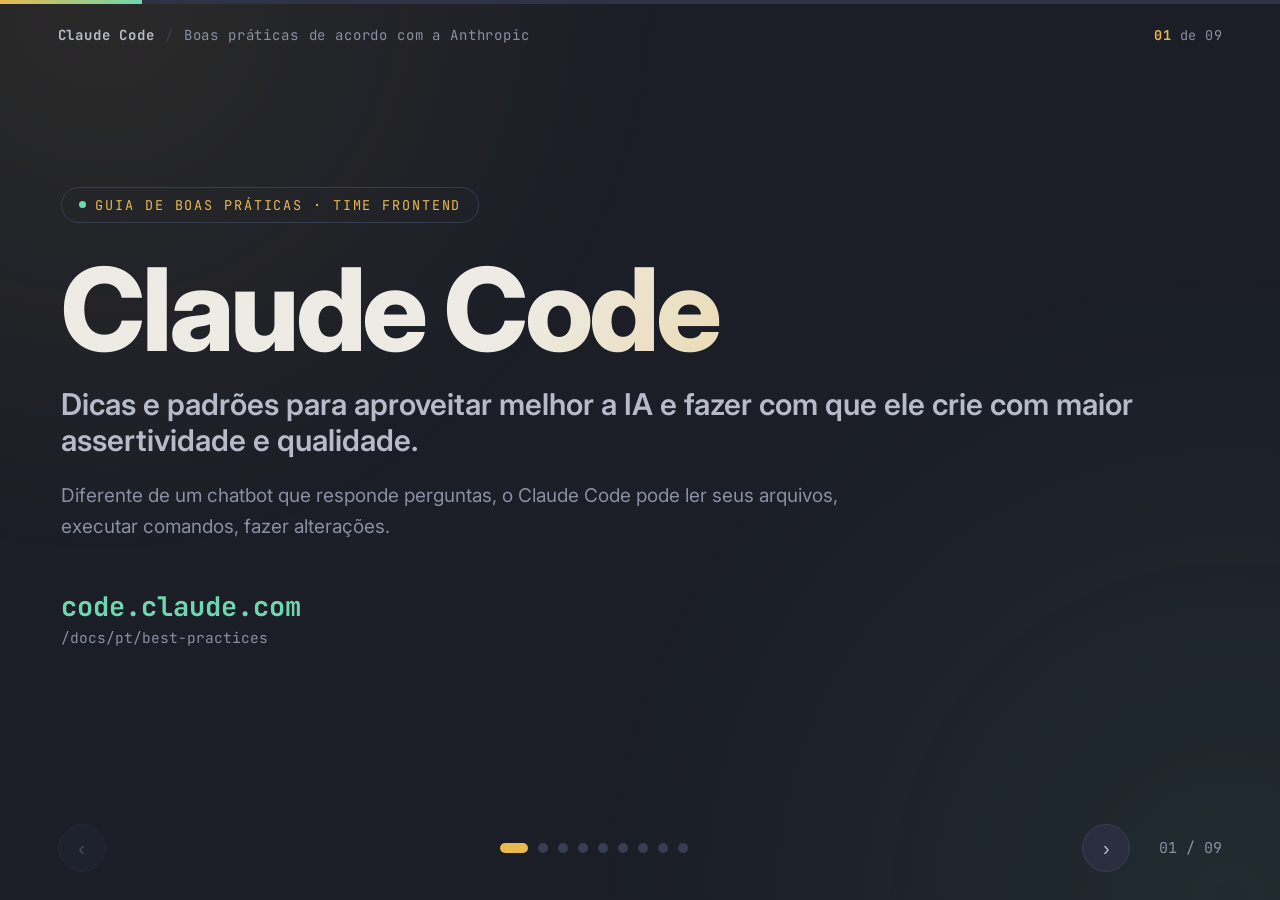
<file: index.html>
<!doctype html>
<html lang="pt-BR">
  <head>
    <meta charset="UTF-8" />
    <meta name="viewport" content="width=device-width, initial-scale=1.0" />
    <title>Claude Code — Melhores Práticas</title>
    <link rel="preconnect" href="https://fonts.googleapis.com" />
    <link rel="preconnect" href="https://fonts.gstatic.com" crossorigin />
    <link
      href="https://fonts.googleapis.com/css2?family=JetBrains+Mono:wght@400;500;600;700;800&family=Inter:wght@400;500;600;700;800&display=swap"
      rel="stylesheet"
    />
    <link rel="stylesheet" href="style.css" />
  </head>
  <body>
    <div class="top-progress">
      <div class="top-progress-fill" id="topProgress"></div>
    </div>

    <div class="deck">
      <header class="topbar">
        <div class="brand">
          <b>Claude Code</b><span class="sep">/</span>Boas práticas
          <span class="full">de acordo com a Anthropic</span>
        </div>
        <div class="topbar-badge" id="chromeStep"><b>01</b> de 09</div>
      </header>

      <main class="stage" id="stage">
        <!-- SLIDE 0 — TITLE -->
        <section class="slide active" data-accent="gold">
          <div class="slide-inner title-slide">
            <div class="title-badge">
              <span class="dot"></span>GUIA DE BOAS PRÁTICAS · TIME FRONTEND
            </div>
            <h1>Claude Code</h1>
            <h2>
              Dicas e padrões para aproveitar melhor a IA e fazer com que ele
              crie com maior assertividade e qualidade.
            </h2>
            <p class="desc">
              Diferente de um chatbot que responde perguntas, o Claude Code
              pode ler seus arquivos, executar comandos, fazer alterações.
            </p>
            <div class="title-meta">
              <div><b>code.claude.com</b>/docs/pt/best-practices</div>
            </div>
          </div>
        </section>

        <!-- SLIDE 1 -->
        <section class="slide" data-accent="gold">
          <div class="slide-inner">
            <div class="ghost-num">01</div>
            <div class="eyebrow">
              <span class="prompt-sym">$</span
              ><span class="cmd" data-text="claude --plan-mode"></span
              ><span class="caret"></span>
            </div>
            <div class="heading">
              <span class="num">01</span>
              <h1>Explore, planeje e codifique</h1>
            </div>
            <p class="tip">
              <span class="mark">DICA</span
              ><span
                >Separe a pesquisa e o planejamento da execução — assim você
                evita que Claude resolva o <b>problema errado</b>.
            </p>
            <div class="steps">
              <div class="step-card reveal-item" style="--i: 1">
                <span class="sn">1 · EXPLORAR</span>                
                <p>Claude lê arquivos e responde perguntas sem alterar nada.</p>
                <code class="snip"
                  >leia src/hooks/useAuth.ts e entenda como tratamos sessão e login</code>
              </div>
              <div class="step-card reveal-item" style="--i: 2">
                <span class="sn">2 · PLANEJAR</span>                
                <p>
                  Peça um plano de implementação detalhado.
                </p>
                <code class="snip"
                  >/plan quero adicionar login com Google no NextAuth. quais componentes precisamos mudar?</code>
              </div>
              <div class="step-card reveal-item" style="--i: 3">
                <span class="sn">3 · IMPLEMENTAR</span>
                <p>
                  Claude codifica e verifica o resultado contra o plano
                  combinado.
                </p>
                <code class="snip"
                  >implemente o fluxo do plano. escreva testes com Testing Library e rode a suíte</code
                >
              </div>
            </div>
            <p class="tip reveal-item" style="--i: 4">
              <span class="mark">PULAR O PLANO</span
              ><span
                >Tarefa pequena e óbvia — corrigir um tipo, renomear uma prop?
                Se você descreve o que muda em uma frase, <b>pule o plano</b> e peça
                direto.</span
              >
            </p>
          </div>
        </section>

        <!-- SLIDE 2 -->
        <section class="slide" data-accent="gold">
          <div class="slide-inner">
            <div class="ghost-num">02</div>
            <div class="eyebrow">
              <span class="prompt-sym">$</span
              ><span class="cmd" data-text="claude /init"></span
              ><span class="caret"></span>
            </div>
            <div class="heading">
              <span class="num">02</span>
              <h1>Escreva um CLAUDE.md</h1>
            </div>
            <p class="lede">
              CLAUDE.md é um arquivo especial que Claude lê no 
              <b style="color: var(--text)">início de cada conversa</b>. 
              Inclua comandos Bash, estilo de código e regras de fluxo de trabalho. 
              Isso dá ao Claude contexto persistente que ele não pode inferir apenas do código. 
            </p>

            <p class="tip reveal-item" style="--i: 4">
              <span class="mark">EXECUTE</span>
              <span><code style="font-family: var(--mono); color: var(--accent)">/init</code>
                para gerar um arquivo CLAUDE.md inicial baseado na estrutura do 
                seu projeto atual, depois refine ao longo do tempo.</span>
            </p>

            <div class="cols-2">
              <div class="colblock yes reveal-item" style="--i: 2">
                <h4 style="color: var(--accent-2)">✓ INCLUA</h4>
                <ul>
                  <li>Stack e decisões fixas do projeto</li>
                  <li>Convenções que valem para o projeto inteiro,</li>
                  <li>Princípios de arquitetura, em uma linha</li>
                  <li>Termos internos do time mapeados para arquivos/pastas</li>
                </ul>
              </div>
              <div class="colblock no reveal-item" style="--i: 3">
                <h4 style="color: var(--accent-3)">× EVITE</h4>
                <ul>
                  <li>Regras detalhadas de um tarefas (crie um skill)</li>
                  <li>Regras 100% mecânicas que um linter/formatter já garante</li>
                  <li>Práticas auto-evidentes como “escreva código limpo”</li>
                  <li>Documentação longa (link em vez disso)</li>
                </ul>
              </div>
            </div>

            <div class="code-panel reveal-item" style="--i: 1">
              <div class="code-tab"><span class="fdot"></span>CLAUDE.md</div>
              <pre>
<span class="c-cmt"># Projeto</span>
- Stack: React 18, Typescript, Material UI (MUI), Jest;

<span class="c-cmt"># Padrões de Código</span>
- Exporte os componentes como exportações nomeadas (Named Exports).
- Importe utilizando o alias `@/` em vez de caminhos relativos `../../../`.
              </pre>
            </div>
          </div>
        </section>

        <!-- SLIDE 3 -->
        <section class="slide" data-accent="gold">
          <div class="slide-inner">
            <div class="ghost-num">03</div>
            <div class="eyebrow">
              <span class="prompt-sym">$</span
              ><span class="cmd" data-text="claude --ask AskUserQuestion"></span
              ><span class="caret"></span>
            </div>
            <div class="heading">
              <span class="num">03</span>
              <h1>Comunique-se e deixe Claude te entrevistar</h1>
            </div>

            <div class="cols-2" style="margin-top: 16px">
              <div class="colblock reveal-item" style="--i: 1">
                <h4 style="color: var(--text)">
                  Trate Claude como um colega sênior
                </h4>
                <ul style="list-style: none">
                  <li
                    style="
                      border-bottom: 1px solid var(--border-soft);
                      padding: 9px 0;
                      font-size: 20px;
                      color: var(--text-dim);
                    "
                  >
                    "Como funciona o gerenciamento de estado global aqui?"
                  </li>
                  <li
                    style="
                      border-bottom: 1px solid var(--border-soft);
                      padding: 9px 0;
                      font-size: 20px;
                      color: var(--text-dim);
                    "
                  >
                    "O que esse useEffect faz em Cart.tsx?"
                  </li>
              
                  <li
                    style="
                      padding: 9px 0;
                      font-size: 20px;
                      color: var(--text-dim);
                    "
                  >
                    Sem prompt especial — pergunte direto.
                  </li>
                </ul>
              </div>
              <div class="colblock reveal-item" style="--i: 2">
                <h4 style="color: var(--text)">
                  Para features maiores, inverta o jogo
                </h4>
                <p
                  style="
                    font-size: 20px;
                    color: var(--text-dim);
                    line-height: 1.6;
                  "
                >
                  Comece com uma descrição mínima e deixe Claude entrevistar
                  <em>você</em> sobre implementação, e peça ao Claude para 
                  entrevistá-lo usando a ferramenta AskUserQuestion.
                </p>
              </div>
            </div>

            <div class="code-panel reveal-item" style="--i: 3">
              <div class="code-tab">
                <span class="fdot"></span>prompt · entrevista
              </div>
              <pre>
Quero construir um DataTable component reutilizável
com paginação e ordenação. Me entreviste em detalhes
usando a ferramenta AskUserQuestion.

Pergunte sobre implementação técnica, UI/UX, aprofunde-se nos pontos complexos 
que eu possa não ter considerado. Continue até cobrirmos tudo —
depois escreva um spec completo em SPEC.md.</pre>
            </div>
            <p class="tip reveal-item" style="--i: 4">
              <span class="mark">DICA</span
              ><span
                >Com o SPEC.md pronto, abra uma <b>sessão nova e limpa</b> só
                para implementar. O spec deve nomear arquivos, dizer o que fica
                fora do escopo e terminar com um passo de verificação ponta a
                ponta.</span
              >
            </p>
          </div>
        </section>

        <!-- SLIDE 4 -->
        <section class="slide" data-accent="gold">
          <div class="slide-inner">
            <div class="ghost-num">04</div>
            <div class="eyebrow">
              <span class="prompt-sym">$</span
              ><span class="cmd" data-text="claude /clear"></span
              ><span class="caret"></span>
            </div>
            <div class="heading">
              <span class="num">04</span>
              <h1>Gerencie sua sessão</h1>
            </div>
            <p class="lede">
              A janela de contexto enche rápido — e o desempenho cai conforme
              ela enche. É o recurso mais importante para administrar em
              qualquer sessão.
            </p>

            <div class="gauge-wrap reveal-item" style="--i: 1">
              <div class="gauge-label">
                <span>janela de contexto</span
                ><span class="ok">/clear reinicia o ciclo</span>
              </div>
              <div class="gauge-track"><div class="gauge-fill"></div></div>
            </div>

            <div class="chips">
              <div class="chip reveal-item" style="--i: 2">
                <b>/clear</b>Reinicia o contexto entre tarefas não relacionadas
              </div>
              <div class="chip reveal-item" style="--i: 3">
                <b>auto-compaction</b>Resume sozinho perto do limite de tokens
              </div>
              <div class="chip reveal-item" style="--i: 4">
                <b>/compact &lt;instruções&gt;</b>Você direciona o que preservar
                ao compactar
              </div>
              <div class="chip reveal-item" style="--i: 5">
                <b>Esc Esc · /rewind</b>Resume só um trecho, mantendo o resto
                intacto
              </div>
              <div class="chip reveal-item" style="--i: 6">
                <b>/btw</b>Pergunta rápida que nunca entra no histórico
              </div>
              <div class="chip reveal-item" style="--i: 7">
                <b>subagents</b>Investigam em contexto separado e só devolvem o
                resumo
              </div>
            </div>

            <p class="tip reveal-item" style="--i: 8">
              <span class="mark">SINAL</span
              ><span
                >Corrigiu o <b>mesmo problema duas vezes</b> na sessão? O
                contexto está poluído com tentativas falhas — dê
                <code style="font-family: var(--mono); color: var(--accent)"
                  >/clear</code
                >
                e escreva um prompt melhor com o que aprendeu.</span
              >
            </p>
          </div>
        </section>

        <!-- SLIDE 5 -->
        <section class="slide" data-accent="gold">
          <div class="slide-inner">
            <div class="ghost-num">05</div>
            <div class="eyebrow">
              <span class="prompt-sym">$</span
              ><span
                class="cmd"
                data-text="claude /skill component-conventions"
              ></span
              ><span class="caret"></span>
            </div>
            <div class="heading">
              <span class="num">05</span>
              <h1>Crie skills</h1>
            </div>
            <p class="lede">
              Skills dão a Claude conhecimento de domínio e fluxos
              reutilizáveis, carregados
              <b style="color: var(--text)">sob demanda</b> — sem inchar o
              CLAUDE.md a cada sessão. Basta um diretório com um
              <code style="font-family: var(--mono); color: var(--accent)"
                >SKILL.md</code
              >.
            </p>

            <div class="cols-2">
              <div class="code-panel reveal-item" style="--i: 1; margin: 0">
                <div class="code-tab">
                  <span class="fdot"></span
                  >.claude/skills/component-conventions/SKILL.md
                </div>
                <pre><span class="c-cmt">---</span>
<span class="c-key">name:</span> component-conventions
<span class="c-key">description:</span> ativada quando o usuário pede: 
  "crie um componente [Nome]"
<span class="c-cmt">---</span>
<span class="c-cmt">## Passo a Passo:</span>
1. Crie a pasta <code style="font-family: var(--mono); color: var(--accent)">src/components/[Nome]</code>.
2. Gere o arquivo <code style="font-family: var(--mono); color: var(--accent)">index.tsx</code> usando o template abaixo:
   [Template de Código]
3. Crie o arquivo de testes <code style="font-family: var(--mono); color: var(--accent)">[Nome].test.tsx</code></pre>
              </div>
              <div class="colblock reveal-item" style="--i: 2">
                <h4 style="color: var(--text)">Como funciona</h4>
                <ul style="list-style: none">
                  <li
                    style="
                      border-bottom: 1px solid var(--border-soft);
                      padding: 10px 0;
                      font-size: 20px;
                      color: var(--text-dim);
                    "
                  >
                    Claude aplica a skill <b>automaticamente</b> quando é
                    relevante
                  </li>
                  <li
                    style="
                      border-bottom: 1px solid var(--border-soft);
                      padding: 10px 0;
                      font-size: 20px;
                      color: var(--text-dim);
                    "
                  >
                    Ou você invoca direto com
                    <span style="font-family: var(--mono); color: var(--accent)"
                      >/nome-da-skill</span
                    >
                  </li>
                  <li
                    style="
                      padding: 10px 0;
                      font-size: 20px;
                      color: var(--text-dim);
                    "
                  >
                    Fluxos com efeitos colaterais: use
                    <span
                      style="font-family: var(--mono); color: var(--accent-3)"
                      >disable-model-invocation: true</span
                    >
                    pra disparar só manualmente
                  </li>
                </ul>
              </div>
            </div>
            <p class="tip reveal-item" style="--i: 8">
              <span class="mark">CUIDADO!</span>
              <span>Instalar muitas skills e de fontes aleatórias pode gerar falhas de segurança, 
                confundir a IA com informações conflitantes e aumentar o tempo de 
                resposta e consequentemente aumentar os gastos de tokens.
              </span>

            </p>
          </div>
        </section>

        <!-- SLIDE 6 -->
        <section class="slide" data-accent="ok">
      <div class="slide-inner">
        <div class="ghost-num">06</div>
        <div class="eyebrow"><span class="prompt-sym">$</span><span class="cmd" data-text="cat error.log | claude"></span><span class="caret"></span></div>
        <div class="heading"><span class="num">06</span><h1>Forneça um conteúdo rico</h1></div>
        <p class="lede">Claude infere intenção, mas não lê sua mente. Quanto mais precisos os dados que você entrega, menos correções você vai precisar fazer depois.</p>

        <div class="chips">
          <div class="chip reveal-item" style="--i: 1">
            <b>@arquivo</b>Referencie arquivos com @ em vez de descrever onde o código vive — Claude lê antes de responder
          </div>
          <div class="chip reveal-item" style="--i: 2">
            <b>Imagens</b>Cole ou arraste capturas de tela e imagens direto no prompt
          </div>
          <div class="chip reveal-item" style="--i: 3">
            <b>URLs</b>Aponte para documentação e referências de API — libere domínios recorrentes em /permissions
          </div>
        </div>

        <p class="tip reveal-item" style="--i: 6">
          <span class="mark">POR QUÊ</span
          ><span>Dados brutos removem ambiguidade. Uma captura de tela do design, o log de erro real ou o arquivo referenciado com <code style="font-family: var(--mono); color: var(--accent)">@</code> valem mais que qualquer descrição por escrito.</span>
        </p>
      </div>
        </section>

        <!-- SLIDE 7 -->
        <section class="slide" data-accent="warn">
          <div class="slide-inner">
            <div class="ghost-num">07</div>
            <div class="eyebrow">
              <span class="prompt-sym">$</span
              ><span class="cmd" data-text="claude --diagnose-session"></span
              ><span class="caret"></span>
            </div>
            <div class="heading">
              <span class="num">07</span>
              <h1>Evite padrões de falha comuns</h1>
            </div>
            <p class="lede">
              Reconhecer esses erros cedo economiza tempo — e a maioria tem uma
              correção simples.
            </p>
            <div class="fail-grid">
              <div class="fail-card reveal-item" style="--i: 1">
                <span class="fx">×</span>
                <h3>Sessão pia-de-cozinha</h3>
                <p>
                  Você mistura tarefas soltas na mesma conversa. O contexto vira
                  ruído.
                </p>
                <p class="fix">
                  <b>Correção:</b> /clear entre tarefas não relacionadas.
                </p>
              </div>
              <div class="fail-card reveal-item" style="--i: 2">
                <span class="fx">×</span>
                <h3>Corrigindo em loop</h3>
                <p>
                  Mesmo erro, mesma correção, de novo. O contexto está poluído
                  com tentativas falhas.
                </p>
                <p class="fix">
                  <b>Correção:</b> após 2 tentativas, /clear e um prompt melhor.
                </p>
              </div>
              <div class="fail-card reveal-item" style="--i: 3">
                <span class="fx">×</span>
                <h3>CLAUDE.md inchado</h3>
                <p>
                  Regras demais e Claude ignora metade — a importante se perde
                  no meio.
                </p>
                <p class="fix">
                  <b>Correção:</b> poda impiedosa; vire hook o que for
                  automático.
                </p>
              </div>
              <div class="fail-card reveal-item" style="--i: 4">
                <span class="fx">×</span>
                <h3>Confiança sem verificação</h3>
                <p>
                  A implementação parece plausível mas não trata os casos
                  extremos.
                </p>
                <p class="fix">
                  <b>Correção:</b> sempre peça teste, script ou print. Sem
                  verificação, não envie.
                </p>
              </div>
              <div class="fail-card reveal-item" style="--i: 5">
                <span class="fx">×</span>
                <h3>Exploração infinita</h3>
                <p>
                  "Investiga isso" sem escopo — Claude lê centenas de arquivos e
                  enche o contexto.
                </p>
                <p class="fix">
                  <b>Correção:</b> escopo estreito, ou delegue a um subagent.
                </p>
              </div>
              <div
                class="fail-card reveal-item"
                style="
                  --i: 6;
                  display: flex;
                  align-items: center;
                  justify-content: center;
                  background: transparent;
                  border-style: dashed;
                "
              >
                <p
                  style="
                    font-size: 12px;
                    color: var(--text-muted);
                    text-align: center;
                    line-height: 1.6;
                  "
                >
                  A intuição pra evitar esses padrões vem da prática — preste
                  atenção no que funciona.
                </p>
              </div>
            </div>
          </div>
        </section>

        <!-- SLIDE 8 — CLOSING -->
        <section class="slide" data-accent="gold">
          <div class="slide-inner">
            <div class="eyebrow"><span class="prompt-sym">$</span><span class="cmd" data-text="echo 'fim da sessão'"></span><span class="caret"></span></div>
            <div class="heading"><h1>Ainda há muito a explorar</h1></div>
            <p class="closing-quote">Essas dicas são só um ponto de partida. Fica o convite pra continuar explorando: os links abaixo são um bom próximo passo.
              Foi usado o Claude como exemplo, mas elas também servem para outras IAs.
            </p>

            <div class="file-list reveal-item" style="--i:1">
              <a class="file-row" href="https://code.claude.com/docs/pt/how-claude-code-works" target="_blank" rel="noopener"><span class="ficon">▸</span>Como o Claude funciona<span class="desc">o loop agentic por trás do Claude Code</span><span class="go">↗</span></a>
              <a class="file-row" href="https://code.claude.com/docs/pt/common-workflows" target="_blank" rel="noopener"><span class="ficon">▸</span>Fluxos de trabalho comuns<span class="desc">guias passo-a-passo</span><span class="go">↗</span></a>
              <a class="file-row" href="https://code.claude.com/docs/pt/prompt-library" target="_blank" rel="noopener"><span class="ficon">▸</span>Biblioteca de prompts<span class="desc">prompts prontos fornecidos pela Anthropic</span><span class="go">↗</span></a>
              <a class="file-row" href="https://claude.com/resources/courses" target="_blank" rel="noopener"><span class="ficon">▸</span>Cursos Claude.com<span class="desc">aprofunde seus conhecimentos</span><span class="go">↗</span></a>
            </div>

            <p class="thanks reveal-item" style="--i:2">$ obrigado — bons commits_</p>
          </div>
        </section>
      </main>

      <div class="navbar">
        <button class="nav-btn" id="prevBtn" aria-label="Slide anterior">
          ‹
        </button>
        <div class="dots" id="dots"></div>
        <button class="nav-btn" id="nextBtn" aria-label="Próximo slide">
          ›
        </button>
        <div class="counter" id="counter">01 / 09</div>
      </div>
    </div>

    <script src="script.js"></script>
  </body>
</html>
</file>
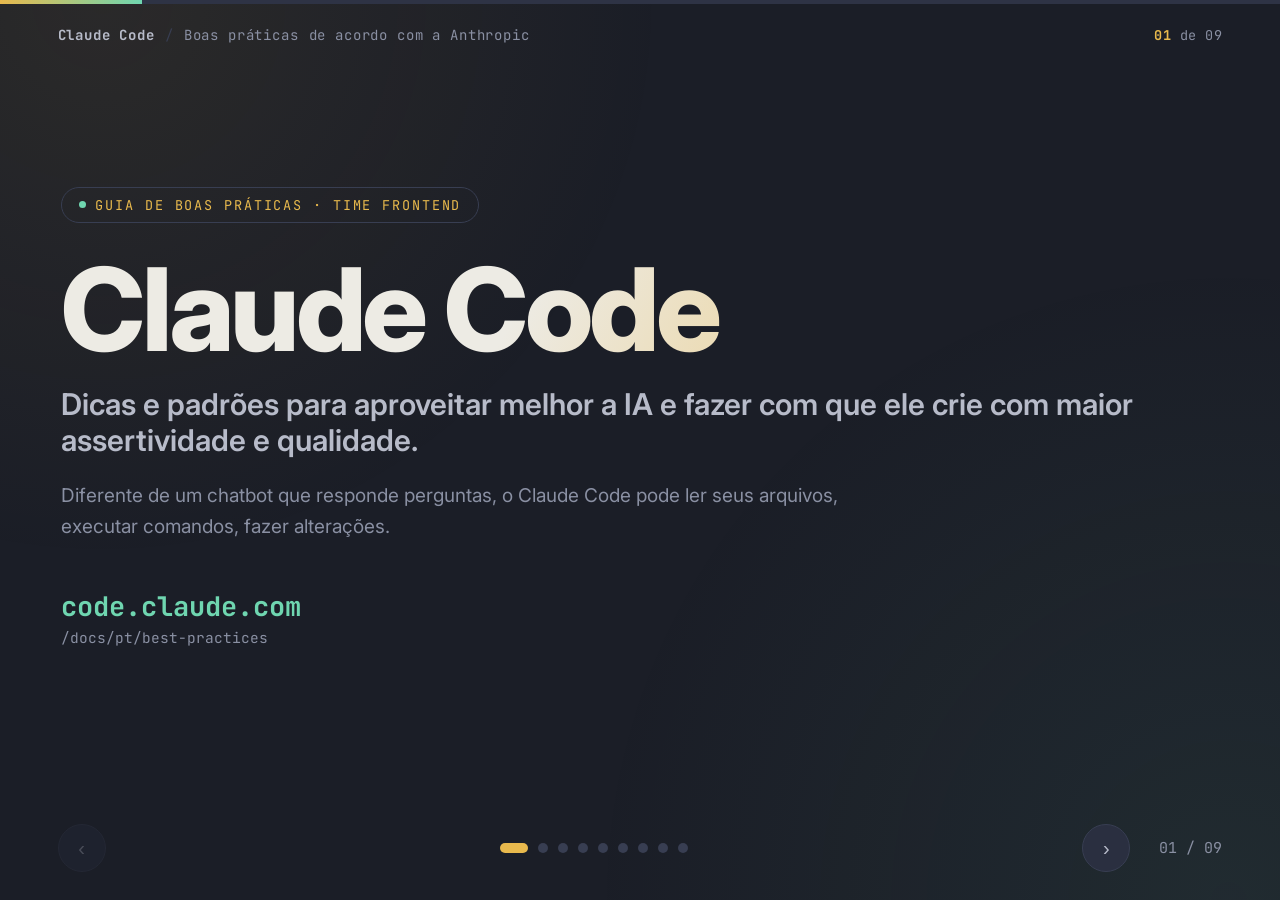
<file: claude-code-boas-praticas_3.html>
<!doctype html>
<html lang="pt-BR">
  <head>
    <meta charset="UTF-8" />
    <meta name="viewport" content="width=device-width, initial-scale=1.0" />
    <title>Claude Code — Melhores Práticas</title>
    <link rel="preconnect" href="https://fonts.googleapis.com" />
    <link rel="preconnect" href="https://fonts.gstatic.com" crossorigin />
    <link
      href="https://fonts.googleapis.com/css2?family=JetBrains+Mono:wght@400;500;600;700;800&family=Inter:wght@400;500;600;700;800&display=swap"
      rel="stylesheet"
    />
    <link rel="stylesheet" href="style.css" />
  </head>
  <body>
    <div class="top-progress">
      <div class="top-progress-fill" id="topProgress"></div>
    </div>

    <div class="deck">
      <header class="topbar">
        <div class="brand">
          <b>Claude Code</b><span class="sep">/</span>Boas práticas
          <span class="full">de acordo com a Anthropic</span>
        </div>
        <div class="topbar-badge" id="chromeStep"><b>01</b> de 09</div>
      </header>

      <main class="stage" id="stage">
        <!-- SLIDE 0 — TITLE -->
        <section class="slide active" data-accent="gold">
          <div class="slide-inner title-slide">
            <div class="title-badge">
              <span class="dot"></span>GUIA DE BOAS PRÁTICAS · TIME FRONTEND
            </div>
            <h1>Claude Code</h1>
            <h2>
              Dicas e padrões para aproveitar melhor a IA e fazer com que ele
              crie com maior assertividade e qualidade.
            </h2>
            <p class="desc">
              Diferente de um chatbot que responde perguntas, o Claude Code
              pode ler seus arquivos, executar comandos, fazer alterações.
            </p>
            <div class="title-meta">
              <div><b>code.claude.com</b>/docs/pt/best-practices</div>
            </div>
          </div>
        </section>

        <!-- SLIDE 1 -->
        <section class="slide" data-accent="gold">
          <div class="slide-inner">
            <div class="ghost-num">01</div>
            <div class="eyebrow">
              <span class="prompt-sym">$</span
              ><span class="cmd" data-text="claude --plan-mode"></span
              ><span class="caret"></span>
            </div>
            <div class="heading">
              <span class="num">01</span>
              <h1>Explore, planeje e codifique</h1>
            </div>
            <p class="tip">
              <span class="mark">DICA</span
              ><span
                >Separe a pesquisa e o planejamento da execução — assim você
                evita que Claude resolva o <b>problema errado</b>.
            </p>
            <div class="steps">
              <div class="step-card reveal-item" style="--i: 1">
                <span class="sn">1 · EXPLORAR</span>                
                <p>Claude lê arquivos e responde perguntas sem alterar nada.</p>
                <code class="snip"
                  >leia src/hooks/useAuth.ts e entenda como tratamos sessão e login</code>
              </div>
              <div class="step-card reveal-item" style="--i: 2">
                <span class="sn">2 · PLANEJAR</span>                
                <p>
                  Peça um plano de implementação detalhado.
                </p>
                <code class="snip"
                  >/plan quero adicionar login com Google no NextAuth. quais componentes precisamos mudar?</code>
              </div>
              <div class="step-card reveal-item" style="--i: 3">
                <span class="sn">3 · IMPLEMENTAR</span>
                <p>
                  Claude codifica e verifica o resultado contra o plano
                  combinado.
                </p>
                <code class="snip"
                  >implemente o fluxo do plano. escreva testes com Testing Library e rode a suíte</code
                >
              </div>
            </div>
            <p class="tip reveal-item" style="--i: 4">
              <span class="mark">PULAR O PLANO</span
              ><span
                >Tarefa pequena e óbvia — corrigir um tipo, renomear uma prop?
                Se você descreve o que muda em uma frase, <b>pule o plano</b> e peça
                direto.</span
              >
            </p>
          </div>
        </section>

        <!-- SLIDE 2 -->
        <section class="slide" data-accent="gold">
          <div class="slide-inner">
            <div class="ghost-num">02</div>
            <div class="eyebrow">
              <span class="prompt-sym">$</span
              ><span class="cmd" data-text="claude /init"></span
              ><span class="caret"></span>
            </div>
            <div class="heading">
              <span class="num">02</span>
              <h1>Escreva um CLAUDE.md</h1>
            </div>
            <p class="lede">
              CLAUDE.md é um arquivo especial que Claude lê no 
              <b style="color: var(--text)">início de cada conversa</b>. 
              Inclua comandos Bash, estilo de código e regras de fluxo de trabalho. 
              Isso dá ao Claude contexto persistente que ele não pode inferir apenas do código. 
            </p>

            <p class="tip reveal-item" style="--i: 4">
              <span class="mark">EXECUTE</span>
              <span><code style="font-family: var(--mono); color: var(--accent)">/init</code>
                para gerar um arquivo CLAUDE.md inicial baseado na estrutura do 
                seu projeto atual, depois refine ao longo do tempo.</span>
            </p>

            <div class="cols-2">
              <div class="colblock yes reveal-item" style="--i: 2">
                <h4 style="color: var(--accent-2)">✓ INCLUA</h4>
                <ul>
                  <li>Stack e decisões fixas do projeto</li>
                  <li>Convenções que valem para o projeto inteiro,</li>
                  <li>Princípios de arquitetura, em uma linha</li>
                  <li>Termos internos do time mapeados para arquivos/pastas</li>
                </ul>
              </div>
              <div class="colblock no reveal-item" style="--i: 3">
                <h4 style="color: var(--accent-3)">× EVITE</h4>
                <ul>
                  <li>Regras detalhadas de um tarefas (crie um skill)</li>
                  <li>Regras 100% mecânicas que um linter/formatter já garante</li>
                  <li>Práticas auto-evidentes como “escreva código limpo”</li>
                  <li>Documentação longa (link em vez disso)</li>
                </ul>
              </div>
            </div>

            <div class="code-panel reveal-item" style="--i: 1">
              <div class="code-tab"><span class="fdot"></span>CLAUDE.md</div>
              <pre>
<span class="c-cmt"># Projeto</span>
- Stack: React 18, Typescript, Material UI (MUI), Jest;

<span class="c-cmt"># Padrões de Código</span>
- Exporte os componentes como exportações nomeadas (Named Exports).
- Importe utilizando o alias `@/` em vez de caminhos relativos `../../../`.
              </pre>
            </div>
          </div>
        </section>

        <!-- SLIDE 3 -->
        <section class="slide" data-accent="gold">
          <div class="slide-inner">
            <div class="ghost-num">03</div>
            <div class="eyebrow">
              <span class="prompt-sym">$</span
              ><span class="cmd" data-text="claude --ask AskUserQuestion"></span
              ><span class="caret"></span>
            </div>
            <div class="heading">
              <span class="num">03</span>
              <h1>Comunique-se e deixe Claude te entrevistar</h1>
            </div>

            <div class="cols-2" style="margin-top: 16px">
              <div class="colblock reveal-item" style="--i: 1">
                <h4 style="color: var(--text)">
                  Trate Claude como um colega sênior
                </h4>
                <ul style="list-style: none">
                  <li
                    style="
                      border-bottom: 1px solid var(--border-soft);
                      padding: 9px 0;
                      font-size: 20px;
                      color: var(--text-dim);
                    "
                  >
                    "Como funciona o gerenciamento de estado global aqui?"
                  </li>
                  <li
                    style="
                      border-bottom: 1px solid var(--border-soft);
                      padding: 9px 0;
                      font-size: 20px;
                      color: var(--text-dim);
                    "
                  >
                    "O que esse useEffect faz em Cart.tsx?"
                  </li>
              
                  <li
                    style="
                      padding: 9px 0;
                      font-size: 20px;
                      color: var(--text-dim);
                    "
                  >
                    Sem prompt especial — pergunte direto.
                  </li>
                </ul>
              </div>
              <div class="colblock reveal-item" style="--i: 2">
                <h4 style="color: var(--text)">
                  Para features maiores, inverta o jogo
                </h4>
                <p
                  style="
                    font-size: 20px;
                    color: var(--text-dim);
                    line-height: 1.6;
                  "
                >
                  Comece com uma descrição mínima e deixe Claude entrevistar
                  <em>você</em> sobre implementação, e peça ao Claude para 
                  entrevistá-lo usando a ferramenta AskUserQuestion.
                </p>
              </div>
            </div>

            <div class="code-panel reveal-item" style="--i: 3">
              <div class="code-tab">
                <span class="fdot"></span>prompt · entrevista
              </div>
              <pre>
Quero construir um DataTable component reutilizável
com paginação e ordenação. Me entreviste em detalhes
usando a ferramenta AskUserQuestion.

Pergunte sobre implementação técnica, UI/UX, aprofunde-se nos pontos complexos 
que eu possa não ter considerado. Continue até cobrirmos tudo —
depois escreva um spec completo em SPEC.md.</pre>
            </div>
            <p class="tip reveal-item" style="--i: 4">
              <span class="mark">DICA</span
              ><span
                >Com o SPEC.md pronto, abra uma <b>sessão nova e limpa</b> só
                para implementar. O spec deve nomear arquivos, dizer o que fica
                fora do escopo e terminar com um passo de verificação ponta a
                ponta.</span
              >
            </p>
          </div>
        </section>

        <!-- SLIDE 4 -->
        <section class="slide" data-accent="gold">
          <div class="slide-inner">
            <div class="ghost-num">04</div>
            <div class="eyebrow">
              <span class="prompt-sym">$</span
              ><span class="cmd" data-text="claude /clear"></span
              ><span class="caret"></span>
            </div>
            <div class="heading">
              <span class="num">04</span>
              <h1>Gerencie sua sessão</h1>
            </div>
            <p class="lede">
              A janela de contexto enche rápido — e o desempenho cai conforme
              ela enche. É o recurso mais importante para administrar em
              qualquer sessão.
            </p>

            <div class="gauge-wrap reveal-item" style="--i: 1">
              <div class="gauge-label">
                <span>janela de contexto</span
                ><span class="ok">/clear reinicia o ciclo</span>
              </div>
              <div class="gauge-track"><div class="gauge-fill"></div></div>
            </div>

            <div class="chips">
              <div class="chip reveal-item" style="--i: 2">
                <b>/clear</b>Reinicia o contexto entre tarefas não relacionadas
              </div>
              <div class="chip reveal-item" style="--i: 3">
                <b>auto-compaction</b>Resume sozinho perto do limite de tokens
              </div>
              <div class="chip reveal-item" style="--i: 4">
                <b>/compact &lt;instruções&gt;</b>Você direciona o que preservar
                ao compactar
              </div>
              <div class="chip reveal-item" style="--i: 5">
                <b>Esc Esc · /rewind</b>Resume só um trecho, mantendo o resto
                intacto
              </div>
              <div class="chip reveal-item" style="--i: 6">
                <b>/btw</b>Pergunta rápida que nunca entra no histórico
              </div>
              <div class="chip reveal-item" style="--i: 7">
                <b>subagents</b>Investigam em contexto separado e só devolvem o
                resumo
              </div>
            </div>

            <p class="tip reveal-item" style="--i: 8">
              <span class="mark">SINAL</span
              ><span
                >Corrigiu o <b>mesmo problema duas vezes</b> na sessão? O
                contexto está poluído com tentativas falhas — dê
                <code style="font-family: var(--mono); color: var(--accent)"
                  >/clear</code
                >
                e escreva um prompt melhor com o que aprendeu.</span
              >
            </p>
          </div>
        </section>

        <!-- SLIDE 5 -->
        <section class="slide" data-accent="gold">
          <div class="slide-inner">
            <div class="ghost-num">05</div>
            <div class="eyebrow">
              <span class="prompt-sym">$</span
              ><span
                class="cmd"
                data-text="claude /skill component-conventions"
              ></span
              ><span class="caret"></span>
            </div>
            <div class="heading">
              <span class="num">05</span>
              <h1>Crie skills</h1>
            </div>
            <p class="lede">
              Skills dão a Claude conhecimento de domínio e fluxos
              reutilizáveis, carregados
              <b style="color: var(--text)">sob demanda</b> — sem inchar o
              CLAUDE.md a cada sessão. Basta um diretório com um
              <code style="font-family: var(--mono); color: var(--accent)"
                >SKILL.md</code
              >.
            </p>

            <div class="cols-2">
              <div class="code-panel reveal-item" style="--i: 1; margin: 0">
                <div class="code-tab">
                  <span class="fdot"></span
                  >.claude/skills/component-conventions/SKILL.md
                </div>
                <pre><span class="c-cmt">---</span>
<span class="c-key">name:</span> component-conventions
<span class="c-key">description:</span> ativada quando o usuário pede: 
  "crie um componente [Nome]"
<span class="c-cmt">---</span>
<span class="c-cmt">## Passo a Passo:</span>
1. Crie a pasta <code style="font-family: var(--mono); color: var(--accent)">src/components/[Nome]</code>.
2. Gere o arquivo <code style="font-family: var(--mono); color: var(--accent)">index.tsx</code> usando o template abaixo:
   [Template de Código]
3. Crie o arquivo de testes <code style="font-family: var(--mono); color: var(--accent)">[Nome].test.tsx</code></pre>
              </div>
              <div class="colblock reveal-item" style="--i: 2">
                <h4 style="color: var(--text)">Como funciona</h4>
                <ul style="list-style: none">
                  <li
                    style="
                      border-bottom: 1px solid var(--border-soft);
                      padding: 10px 0;
                      font-size: 20px;
                      color: var(--text-dim);
                    "
                  >
                    Claude aplica a skill <b>automaticamente</b> quando é
                    relevante
                  </li>
                  <li
                    style="
                      border-bottom: 1px solid var(--border-soft);
                      padding: 10px 0;
                      font-size: 20px;
                      color: var(--text-dim);
                    "
                  >
                    Ou você invoca direto com
                    <span style="font-family: var(--mono); color: var(--accent)"
                      >/nome-da-skill</span
                    >
                  </li>
                  <li
                    style="
                      padding: 10px 0;
                      font-size: 20px;
                      color: var(--text-dim);
                    "
                  >
                    Fluxos com efeitos colaterais: use
                    <span
                      style="font-family: var(--mono); color: var(--accent-3)"
                      >disable-model-invocation: true</span
                    >
                    pra disparar só manualmente
                  </li>
                </ul>
              </div>
            </div>
            <p class="tip reveal-item" style="--i: 8">
              <span class="mark">CUIDADO!</span>
              <span>Instalar muitas skills e de fontes aleatórias pode gerar falhas de segurança, 
                confundir a IA com informações conflitantes e aumentar o tempo de 
                resposta e consequentemente aumentar os gastos de tokens.
              </span>

            </p>
          </div>
        </section>

        <!-- SLIDE 6 -->
        <section class="slide" data-accent="ok">
      <div class="slide-inner">
        <div class="ghost-num">06</div>
        <div class="eyebrow"><span class="prompt-sym">$</span><span class="cmd" data-text="cat error.log | claude"></span><span class="caret"></span></div>
        <div class="heading"><span class="num">06</span><h1>Forneça um conteúdo rico</h1></div>
        <p class="lede">Claude infere intenção, mas não lê sua mente. Quanto mais precisos os dados que você entrega, menos correções você vai precisar fazer depois.</p>

        <div class="chips">
          <div class="chip reveal-item" style="--i: 1">
            <b>@arquivo</b>Referencie arquivos com @ em vez de descrever onde o código vive — Claude lê antes de responder
          </div>
          <div class="chip reveal-item" style="--i: 2">
            <b>Imagens</b>Cole ou arraste capturas de tela e imagens direto no prompt
          </div>
          <div class="chip reveal-item" style="--i: 3">
            <b>URLs</b>Aponte para documentação e referências de API — libere domínios recorrentes em /permissions
          </div>
          <div class="chip reveal-item" style="--i: 4">
            <b>Pipe</b>Canalize dados direto, ex.: <code style="font-family: var(--mono); color: var(--accent)">cat error.log | claude</code>
          </div>
          <div class="chip reveal-item" style="--i: 5">
            <b>Autonomia</b>Deixe Claude buscar o que precisa sozinho, via Bash, MCP ou leitura de arquivos
          </div>
        </div>

        <p class="tip reveal-item" style="--i: 6">
          <span class="mark">POR QUÊ</span
          ><span>Dados brutos removem ambiguidade. Uma captura de tela do design, o log de erro real ou o arquivo referenciado com <code style="font-family: var(--mono); color: var(--accent)">@</code> valem mais que qualquer descrição por escrito.</span>
        </p>
      </div>
        </section>

        <!-- SLIDE 7 -->
        <section class="slide" data-accent="warn">
          <div class="slide-inner">
            <div class="ghost-num">07</div>
            <div class="eyebrow">
              <span class="prompt-sym">$</span
              ><span class="cmd" data-text="claude --diagnose-session"></span
              ><span class="caret"></span>
            </div>
            <div class="heading">
              <span class="num">07</span>
              <h1>Evite padrões de falha comuns</h1>
            </div>
            <p class="lede">
              Reconhecer esses erros cedo economiza tempo — e a maioria tem uma
              correção simples.
            </p>
            <div class="fail-grid">
              <div class="fail-card reveal-item" style="--i: 1">
                <span class="fx">×</span>
                <h3>Sessão pia-de-cozinha</h3>
                <p>
                  Você mistura tarefas soltas na mesma conversa. O contexto vira
                  ruído.
                </p>
                <p class="fix">
                  <b>Correção:</b> /clear entre tarefas não relacionadas.
                </p>
              </div>
              <div class="fail-card reveal-item" style="--i: 2">
                <span class="fx">×</span>
                <h3>Corrigindo em loop</h3>
                <p>
                  Mesmo erro, mesma correção, de novo. O contexto está poluído
                  com tentativas falhas.
                </p>
                <p class="fix">
                  <b>Correção:</b> após 2 tentativas, /clear e um prompt melhor.
                </p>
              </div>
              <div class="fail-card reveal-item" style="--i: 3">
                <span class="fx">×</span>
                <h3>CLAUDE.md inchado</h3>
                <p>
                  Regras demais e Claude ignora metade — a importante se perde
                  no meio.
                </p>
                <p class="fix">
                  <b>Correção:</b> poda impiedosa; vire hook o que for
                  automático.
                </p>
              </div>
              <div class="fail-card reveal-item" style="--i: 4">
                <span class="fx">×</span>
                <h3>Confiança sem verificação</h3>
                <p>
                  A implementação parece plausível mas não trata os casos
                  extremos.
                </p>
                <p class="fix">
                  <b>Correção:</b> sempre peça teste, script ou print. Sem
                  verificação, não envie.
                </p>
              </div>
              <div class="fail-card reveal-item" style="--i: 5">
                <span class="fx">×</span>
                <h3>Exploração infinita</h3>
                <p>
                  "Investiga isso" sem escopo — Claude lê centenas de arquivos e
                  enche o contexto.
                </p>
                <p class="fix">
                  <b>Correção:</b> escopo estreito, ou delegue a um subagent.
                </p>
              </div>
              <div
                class="fail-card reveal-item"
                style="
                  --i: 6;
                  display: flex;
                  align-items: center;
                  justify-content: center;
                  background: transparent;
                  border-style: dashed;
                "
              >
                <p
                  style="
                    font-size: 12px;
                    color: var(--text-muted);
                    text-align: center;
                    line-height: 1.6;
                  "
                >
                  A intuição pra evitar esses padrões vem da prática — preste
                  atenção no que funciona.
                </p>
              </div>
            </div>
          </div>
        </section>

        <!-- SLIDE 8 — CLOSING -->
        <section class="slide" data-accent="gold">
          <div class="slide-inner">
            <div class="eyebrow"><span class="prompt-sym">$</span><span class="cmd" data-text="echo 'fim da sessão'"></span><span class="caret"></span></div>
            <div class="heading"><h1>Ainda há muito a explorar</h1></div>
            <p class="closing-quote">Essas dicas são só um ponto de partida. Fica o convite pra continuar explorando: os links abaixo são um bom próximo passo.
              Foi usado o Claude como exemplo, mas elas também servem para outras IAs.
            </p>

            <div class="file-list reveal-item" style="--i:1">
              <a class="file-row" href="https://code.claude.com/docs/pt/how-claude-code-works" target="_blank" rel="noopener"><span class="ficon">▸</span>Como o Claude funciona<span class="desc">o loop agentic por trás do Claude Code</span><span class="go">↗</span></a>
              <a class="file-row" href="https://code.claude.com/docs/pt/common-workflows" target="_blank" rel="noopener"><span class="ficon">▸</span>Fluxos de trabalho comuns<span class="desc">guias passo-a-passo</span><span class="go">↗</span></a>
              <a class="file-row" href="https://code.claude.com/docs/pt/prompt-library" target="_blank" rel="noopener"><span class="ficon">▸</span>Biblioteca de prompts<span class="desc">prompts prontos fornecidos pela Anthropic</span><span class="go">↗</span></a>
              <a class="file-row" href="https://claude.com/resources/courses" target="_blank" rel="noopener"><span class="ficon">▸</span>Cursos Claude.com<span class="desc">aprofunde seus conhecimentos</span><span class="go">↗</span></a>
            </div>

            <p class="thanks reveal-item" style="--i:2">$ obrigado — bons commits_</p>
          </div>
        </section>
      </main>

      <div class="navbar">
        <button class="nav-btn" id="prevBtn" aria-label="Slide anterior">
          ‹
        </button>
        <div class="dots" id="dots"></div>
        <button class="nav-btn" id="nextBtn" aria-label="Próximo slide">
          ›
        </button>
        <div class="counter" id="counter">01 / 09</div>
      </div>
    </div>

    <script src="script.js"></script>
  </body>
</html>
</file>
<file: style.css>
:root {
        --bg: #1b1e27;
        --bg-panel: #232735;
        --bg-panel-2: #2a2f40;
        --border: #383e52;
        --border-soft: #2e3345;
        --text: #edebe4;
        --text-dim: #b7bbc9;
        --text-muted: #8a90a3;
        --accent: #e8b94d;
        --accent-soft: rgba(232, 185, 77, 0.14);
        --accent-2: #6fd6b0;
        --accent-2-soft: rgba(111, 214, 176, 0.14);
        --accent-3: #c1584b;
        --accent-3-soft: rgba(193, 88, 75, 0.14);
        --mono: "JetBrains Mono", ui-monospace, monospace;
        --sans: "Inter", system-ui, sans-serif;
        --radius: 14px;
      }
      * {
        box-sizing: border-box;
        margin: 0;
        padding: 0;
      }
      html,
      body {
        height: 100%;
      }
      body {
        background: var(--bg);
        color: var(--text);
        font-family: var(--sans);
        overflow: hidden;
        -webkit-font-smoothing: antialiased;
      }
      body::before {
        content: "";
        position: fixed;
        inset: 0;
        background:
          radial-gradient(
            circle at 8% 0%,
            rgba(232, 185, 77, 0.08),
            transparent 38%
          ),
          radial-gradient(
            circle at 96% 100%,
            rgba(111, 214, 176, 0.07),
            transparent 42%
          );
        pointer-events: none;
        z-index: 0;
      }

      .deck {
        position: relative;
        height: 100vh;
        width: 100vw;
        display: flex;
        flex-direction: column;
      }

      /* ---------- top progress ---------- */
      .top-progress {
        position: fixed;
        top: 0;
        left: 0;
        right: 0;
        height: 4px;
        background: var(--border-soft);
        z-index: 50;
      }
      .top-progress-fill {
        height: 100%;
        background: linear-gradient(90deg, var(--accent), var(--accent-2));
        width: 11.11%;
        transition: width 0.5s cubic-bezier(0.65, 0, 0.35, 1);
      }

      /* ---------- top bar (clean, no window chrome) ---------- */
      .topbar {
        display: flex;
        align-items: center;
        justify-content: space-between;
        padding: 26px clamp(28px, 4.5vw, 88px) 18px;
        flex-shrink: 0;
        position: relative;
        z-index: 3;
      }
      .topbar .brand {
        font-family: var(--mono);
        font-size: 14px;
        letter-spacing: 0.06em;
        color: var(--text-muted);
        display: flex;
        align-items: center;
        gap: 10px;
      }
      .topbar .brand b {
        color: var(--text-dim);
        font-weight: 700;
      }
      .topbar .brand .sep {
        color: var(--border);
      }
      .topbar-badge {
        font-family: var(--mono);
        font-size: 13.5px;
        color: var(--text-muted);
        letter-spacing: 0.04em;
      }
      .topbar-badge b {
        color: var(--slide-accent-global, var(--accent));
        font-weight: 700;
      }

      /* ---------- stage ---------- */
      .stage {
        position: relative;
        flex: 1;
        min-height: 0;
        overflow: hidden;
      }

      .slide {
        position: absolute;
        inset: 0;
        padding: 8px clamp(28px, 4.8vw, 88px) clamp(20px, 3.6vw, 56px);
        opacity: 0;
        transform: translateY(14px) scale(0.99);
        pointer-events: none;
        transition:
          opacity 0.45s cubic-bezier(0.4, 0, 0.2, 1),
          transform 0.45s cubic-bezier(0.4, 0, 0.2, 1);
        overflow-y: auto;
        overflow-x: hidden;
        display: flex;
        flex-direction: column;
        justify-content: safe center;
        gap: 0;
      }
      .slide.active {
        opacity: 1;
        transform: translateY(0) scale(1);
        pointer-events: auto;
        z-index: 2;
      }
      .slide-inner {
        max-width: 1620px;
        width: 100%;
        margin: 0 auto;
        position: relative;
      }

      .ghost-num {
        position: absolute;
        top: -0.62em;
        right: 0;
        font-family: var(--mono);
        font-weight: 800;
        font-size: clamp(90px, 13vw, 220px);
        line-height: 1;
        color: var(--slide-accent, var(--accent));
        opacity: 0.07;
        z-index: -1;
        pointer-events: none;
        user-select: none;
      }

      /* ---------- eyebrow / typed command line ---------- */
      .eyebrow {
        font-family: var(--mono);
        font-size: 20px;
        color: var(--slide-accent, var(--accent));
        display: flex;
        align-items: center;
        margin-bottom: 22px;
        height: 20px;
      }
      .eyebrow .prompt-sym {
        margin-right: 9px;
        opacity: 0.85;
      }
      .eyebrow .cmd {
        display: inline-block;
        overflow: hidden;
        white-space: nowrap;
        width: 0;
        color: var(--text-dim);
      }
      .slide.active .eyebrow .cmd {
        animation: typeIn 0.9s steps(28, end) 0.15s forwards;
      }
      .eyebrow .caret {
        width: 8px;
        height: 17px;
        background: var(--slide-accent, var(--accent));
        margin-left: 2px;
        animation: blink 1s steps(2, start) infinite;
      }
      @keyframes typeIn {
        from {
          width: 0;
        }
        to {
          width: var(--chw);
        }
      }
      @keyframes blink {
        50% {
          opacity: 0;
        }
      }

      /* ---------- heading ---------- */
      .heading {
        display: flex;
        align-items: baseline;
        gap: 20px;
        margin-bottom: 12px;
        opacity: 0;
        transform: translateY(10px);
      }
      .slide.active .heading {
        animation: reveal 0.55s ease 0.28s forwards;
      }
      .heading .num {
        font-family: var(--mono);
        font-size: clamp(19px, 2vw, 24px);
        font-weight: 700;
        color: var(--slide-accent, var(--accent));
        letter-spacing: 0.04em;
      }
      .heading h1 {
        font-family: var(--sans);
        font-size: clamp(34px, 4.4vw, 54px);
        font-weight: 800;
        letter-spacing: -0.02em;
        line-height: 1.1;
        color: var(--text);
      }
      .kicker {
        font-family: var(--mono);
        font-size: 14px;
        letter-spacing: 0.14em;
        text-transform: uppercase;
        color: var(--text-muted);
        margin-bottom: 12px;
        opacity: 0;
        transform: translateY(8px);
      }
      .slide.active .kicker {
        animation: reveal 0.5s ease 0.12s forwards;
      }

      .lede {
        font-size: clamp(17px, 1.75vw, 20px);
        line-height: 1.6;
        color: var(--text-dim);
        max-width: 920px;
        margin: 14px 0 18px;
        opacity: 0;
        transform: translateY(10px);
      }
      .slide.active .lede {
        animation: reveal 0.55s ease 0.38s forwards;
      }

      .reveal-item {
        opacity: 0;
        transform: translateY(12px);
      }
      .slide.active .reveal-item {
        animation: reveal 0.55s ease forwards;
        animation-delay: calc(0.42s + var(--i, 0) * 0.08s);
      }

      @keyframes reveal {
        to {
          opacity: 1;
          transform: translateY(0);
        }
      }

      /* ---------- tip callout ---------- */
      .tip {
        display: flex;
        gap: 16px;
        background: var(--slide-accent-soft, var(--accent-soft));
        border: 1px solid
          color-mix(
            in srgb,
            var(--slide-accent, var(--accent)) 35%,
            transparent
          );
        border-radius: 13px;
        padding: 20px 26px;
        font-size: 22px;
        line-height: 1.5;
        color: var(--text-dim);
        margin: 16px 0;
      }
      .tip .mark {
        font-family: var(--mono);
        font-weight: 700;
        color: var(--slide-accent, var(--accent));
        flex-shrink: 0;
      }
      .tip b {
        color: var(--text);
      }

      /* ---------- step flow (slide 1) ---------- */
      .steps {
        display: grid;
        grid-template-columns: repeat(3, 1fr);
        gap: 20px;
        margin-top: 10px;
      }
      .step-card {
        background: var(--bg-panel-2);
        border: 1px solid var(--border);
        border-radius: 16px;
        padding: 28px 26px;
        position: relative;
      }
      .step-card .sn {
        font-family: var(--mono);
        font-size: 24px;
        font-weight: 700;
        color: var(--slide-accent, var(--accent));
        letter-spacing: 0.06em;
        margin-bottom: 13px;
        display: block;
      }
      .step-card h3 {
        font-size: 28px;
        font-weight: 700;
        margin-bottom: 10px;
        color: var(--text);
      }
      .step-card p {
        font-size: 20px;
        color: var(--text-muted);
        line-height: 1.5;
      }
      .step-card code.snip {
        display: block;
        margin-top: 16px;
        background: var(--bg);
        border: 1px solid var(--border-soft);
        border-radius: 9px;
        padding: 14px 16px;
        font-family: var(--mono);
        font-size: 18px;
        color: var(--accent-2);
        line-height: 1.55;
        white-space: pre-wrap;
        word-break: break-word;
      }
      .steps .arrow {
        display: none;
      }

      /* ---------- code panel ---------- */
      .code-panel {
        background: var(--bg-panel-2);
        border: 1px solid var(--border);
        border-radius: 12px;
        overflow: hidden;
        margin: 16px 0;
      }
      .code-tab {
        display: flex;
        align-items: center;
        gap: 10px;
        padding: 12px 18px;
        background: var(--bg-panel);
        border-bottom: 1px solid var(--border);
        font-family: var(--mono);
        font-size: 17px;
        color: var(--text-muted);
      }
      .code-tab .fdot {
        width: 8px;
        height: 8px;
        border-radius: 50%;
        background: var(--slide-accent, var(--accent));
      }
      .code-panel pre {
        padding: 22px 24px;
        font-family: var(--mono);
        font-size: 19px;
        line-height: 1.7;
        color: var(--text-dim);
        overflow-x: auto;
        white-space: pre;
      }
      .code-panel .c-cmt {
        color: var(--accent-2);
        opacity: 0.85;
      }
      .code-panel .c-key {
        color: var(--accent);
      }
      .code-panel .c-str {
        color: #9ab6e0;
      }

      /* ---------- two column ---------- */
      .cols-2 {
        display: grid;
        grid-template-columns: 1fr 1fr;
        gap: 30px;
        margin-top: 12px;
      }
      .colblock h4 {
        font-family: var(--mono);
        font-size: 18px;
        letter-spacing: 0.05em;
        margin-bottom: 14px;
        display: flex;
        align-items: center;
        gap: 9px;
      }
      .colblock ul {
        list-style: none;
      }
      .colblock li {
        font-size: 20px;
        color: var(--text-dim);
        line-height: 1.5;
        padding: 11px 0 11px 28px;
        position: relative;
        border-bottom: 1px solid var(--border-soft);
      }
      .colblock li:last-child {
        border-bottom: none;
      }
      .colblock.yes li::before {
        content: "✓";
        position: absolute;
        left: 0;
        color: var(--accent-2);
        font-weight: 700;
      }
      .colblock.no li::before {
        content: "×";
        position: absolute;
        left: 0;
        color: var(--accent-3);
        font-weight: 700;
      }

      /* ---------- comparison table ---------- */
      .compare {
        width: 100%;
        border-collapse: separate;
        border-spacing: 0 11px;
        margin-top: 12px;
      }
      .compare th {
        font-family: var(--mono);
        font-size: 15px;
        letter-spacing: 0.08em;
        text-transform: uppercase;
        color: var(--text-muted);
        text-align: left;
        font-weight: 600;
        padding: 0 18px 8px;
      }
      .compare td {
        background: var(--bg-panel-2);
        border: 1px solid var(--border);
        padding: 18px 20px;
        font-size: 19px;
        color: var(--text-dim);
        line-height: 1.5;
        vertical-align: top;
      }
      .compare tr td:first-child {
        border-radius: 10px 0 0 10px;
        border-right: none;
        color: var(--text-muted);
        font-style: italic;
      }
      .compare tr td:last-child {
        border-radius: 0 10px 10px 0;
        border-left: none;
      }
      .compare .strat {
        font-family: var(--mono);
        font-size: 16px;
        color: var(--slide-accent, var(--accent));
        display: block;
        margin-bottom: 4px;
        font-style: normal;
        font-weight: 700;
      }

      /* ---------- gauge (context management) ---------- */
      .gauge-wrap {
        background: var(--bg-panel-2);
        border: 1px solid var(--border);
        border-radius: 14px;
        padding: 22px 26px;
        margin: 18px 0 22px;
      }
      .gauge-label {
        display: flex;
        justify-content: space-between;
        align-items: center;
        font-family: var(--mono);
        font-size: 18px;
        color: var(--text-muted);
        margin-bottom: 13px;
      }
      .gauge-label .ok {
        color: var(--accent-2);
      }
      .gauge-track {
        height: 14px;
        border-radius: 100px;
        background: var(--bg);
        border: 1px solid var(--border-soft);
        overflow: hidden;
      }
      .gauge-fill {
        height: 100%;
        width: 6%;
        border-radius: 100px;
        background: linear-gradient(90deg, var(--accent-2), var(--accent));
        animation: fillGauge 6s cubic-bezier(0.4, 0, 0.2, 1) infinite;
      }
      @keyframes fillGauge {
        0% {
          width: 6%;
          opacity: 1;
        }
        70% {
          width: 96%;
          opacity: 1;
        }
        78% {
          width: 96%;
          opacity: 1;
        }
        82% {
          width: 96%;
          opacity: 0.4;
        }
        88% {
          width: 6%;
          opacity: 1;
        }
        100% {
          width: 6%;
          opacity: 1;
        }
      }

      /* ---------- tactic chips ---------- */
      .chips {
        display: flex;
        flex-wrap: wrap;
        gap: 14px;
        margin-top: 8px;
      }
      .chip {
        background: var(--bg-panel-2);
        border: 1px solid var(--border);
        border-radius: 12px;
        padding: 16px 20px;
        font-size: 19px;
        color: var(--text-dim);
        line-height: 1.45;
        flex: 1 1 340px;
      }
      .chip b {
        font-family: var(--mono);
        color: var(--slide-accent, var(--accent));
        display: block;
        font-size: 18px;
        margin-bottom: 6px;
      }

      /* ---------- failure pattern cards ---------- */
      .fail-grid {
        display: grid;
        grid-template-columns: repeat(2, 1fr);
        gap: 18px;
        margin-top: 10px;
      }
      .fail-card {
        background: var(--bg-panel-2);
        border: 1px solid var(--border);
        border-radius: 14px;
        padding: 24px 26px;
      }
      .fail-card .fx {
        font-family: var(--mono);
        font-weight: 800;
        color: var(--accent-3);
        font-size: 24px;
        margin-bottom: 10px;
        display: block;
      }
      .fail-card h3 {
        font-size: 22px;
        margin-bottom: 9px;
        color: var(--text);
      }
      .fail-card p {
        font-size: 18px;
        color: var(--text-muted);
        line-height: 1.5;
      }
      .fail-card .fix {
        margin-top: 13px;
        padding-top: 13px;
        border-top: 1px dashed var(--border);
        font-size: 17.5px;
        color: var(--accent-2);
        line-height: 1.5;
      }
      .fail-card .fix b {
        font-family: var(--mono);
        font-weight: 700;
      }

      /* ---------- ladder ---------- */
      .ladder {
        display: grid;
        grid-template-columns: repeat(4, 1fr);
        gap: 16px;
        margin-top: 14px;
        align-items: stretch;
      }
      .rung {
        background: var(--bg-panel-2);
        border: 1px solid var(--border);
        border-radius: 14px;
        padding: 22px 20px;
        position: relative;
      }
      .rung .rn {
        font-family: var(--mono);
        font-size: 16px;
        color: var(--text-muted);
        letter-spacing: 0.06em;
      }
      .rung h4 {
        font-size: 21px;
        margin: 9px 0 8px;
        color: var(--text);
      }
      .rung p {
        font-size: 17px;
        color: var(--text-muted);
        line-height: 1.5;
      }
      .rung::after {
        content: "→";
        position: absolute;
        right: -19px;
        top: 50%;
        transform: translateY(-50%);
        color: var(--accent-2);
        font-size: 20px;
        opacity: 0.7;
      }
      .rung:last-child::after {
        content: "";
      }

      /* ---------- title slide ---------- */
      .title-slide {
        align-items: flex-start;
      }
      .title-badge {
        font-family: var(--mono);
        font-size: 13.5px;
        letter-spacing: 0.14em;
        color: var(--accent);
        border: 1px solid var(--border);
        border-radius: 100px;
        padding: 8px 17px;
        display: inline-flex;
        align-items: center;
        gap: 9px;
        margin-bottom: 30px;
        opacity: 0;
        transform: translateY(8px);
      }
      .slide.active .title-badge {
        animation: reveal 0.5s ease 0.1s forwards;
      }
      .title-badge .dot {
        width: 7px;
        height: 7px;
        border-radius: 50%;
        background: var(--accent-2);
        animation: pulse 1.8s ease infinite;
      }
      @keyframes pulse {
        0%,
        100% {
          opacity: 1;
        }
        50% {
          opacity: 0.3;
        }
      }

      .title-slide h1 {
        font-family: var(--sans);
        font-size: clamp(64px, 9vw, 132px);
        font-weight: 800;
        letter-spacing: -0.03em;
        line-height: 0.98;
        background: linear-gradient(
          120deg,
          var(--text) 40%,
          var(--accent) 100%
        );
        -webkit-background-clip: text;
        background-clip: text;
        color: transparent;
        opacity: 0;
        transform: translateY(14px);
      }
      .slide.active .title-slide h1 {
        animation: reveal 0.7s cubic-bezier(0.16, 1, 0.3, 1) 0.22s forwards;
      }
      .title-slide h2 {
        font-family: var(--sans);
        font-weight: 600;
        font-size: clamp(22px, 3vw, 30px);
        color: var(--text-dim);
        margin-top: 20px;
        max-width: 1100px;
        opacity: 0;
        transform: translateY(10px);
      }
      .slide.active .title-slide h2 {
        animation: reveal 0.6s ease 0.4s forwards;
      }
      .title-slide .desc {
        max-width: 820px;
        margin-top: 22px;
        color: var(--text-muted);
        font-size: 19px;
        line-height: 1.65;
        opacity: 0;
        transform: translateY(10px);
      }
      .slide.active .title-slide .desc {
        animation: reveal 0.6s ease 0.52s forwards;
      }
      .title-meta {
        display: flex;
        gap: 40px;
        margin-top: 46px;
        flex-wrap: wrap;
        opacity: 0;
        transform: translateY(10px);
      }
      .slide.active .title-meta {
        animation: reveal 0.6s ease 0.64s forwards;
      }
      .title-meta div {
        font-family: var(--mono);
        font-size: 14.5px;
        color: var(--text-muted);
      }
      .title-meta div b {
        color: var(--accent-2);
        display: block;
        font-size: 27px;
        font-family: var(--mono);
        margin-bottom: 4px;
      }

      /* ---------- closing slide ---------- */
      .file-list {
        margin-top: 10px;
      }
      .file-row {
        display: flex;
        align-items: center;
        gap: 16px;
        padding: 15px 0;
        border-bottom: 1px solid var(--border-soft);
        font-family: var(--mono);
        font-size: 20px;
        color: var(--text-dim);
      }
      .file-row .ficon {
        color: var(--accent);
        opacity: 0.8;
      }
      .file-row span.desc {
        color: var(--text-muted);
        font-family: var(--sans);
        font-size: 18px;
        margin-left: auto;
        text-align: right;
      }
      .closing-quote {
        font-size: 23px;
        line-height: 1.65;
        color: var(--text-dim);
        max-width: 1100px;
        margin: 20px 0 30px;
        border-left: 3px solid var(--accent);
        padding-left: 22px;
      }
      .thanks {
        margin-top: 26px;
        font-family: var(--mono);
        font-size: 20px;
        color: var(--accent-2);
      }

      /* ---------- footer nav ---------- */
      .navbar {
        display: flex;
        align-items: center;
        gap: 22px;
        padding: 14px clamp(28px, 4.5vw, 88px) 28px;
        flex-shrink: 0;
      }
      .nav-btn {
        width: 48px;
        height: 48px;
        border-radius: 50%;
        background: var(--bg-panel-2);
        border: 1px solid var(--border);
        color: var(--text-dim);
        font-size: 20px;
        display: flex;
        align-items: center;
        justify-content: center;
        cursor: pointer;
        transition: all 0.2s ease;
        flex-shrink: 0;
      }
      .nav-btn:hover {
        background: var(--accent-soft);
        border-color: var(--accent);
        color: var(--accent);
      }
      .nav-btn:disabled {
        opacity: 0.3;
        cursor: default;
        background: var(--bg-panel-2);
        border-color: var(--border);
        color: var(--text-dim);
      }
      .nav-btn:focus-visible,
      .dot:focus-visible {
        outline: 2px solid var(--accent);
        outline-offset: 2px;
      }

      .dots {
        display: flex;
        gap: 10px;
        flex: 1;
        justify-content: center;
        flex-wrap: wrap;
      }
      .dot {
        width: 10px;
        height: 10px;
        border-radius: 50%;
        background: var(--border);
        border: none;
        cursor: pointer;
        padding: 0;
        transition: all 0.25s ease;
      }
      .dot:hover {
        background: var(--text-muted);
      }
      .dot.active {
        background: var(--accent);
        width: 28px;
        border-radius: 5px;
      }

      .counter {
        font-family: var(--mono);
        font-size: 15px;
        color: var(--text-muted);
        flex-shrink: 0;
        min-width: 70px;
        text-align: right;
      }

      /* ---------- responsive ---------- */
      @media (max-width: 900px) {
        .steps {
          grid-template-columns: 1fr 1fr;
        }
        .cols-2 {
          grid-template-columns: 1fr;
        }
        .fail-grid {
          grid-template-columns: 1fr 1fr;
        }
        .ladder {
          grid-template-columns: 1fr 1fr;
          gap: 14px;
        }
        .rung::after {
          display: none;
        }
        .ghost-num {
          display: none;
        }
      }
      @media (max-width: 600px) {
        .topbar {
          padding: 16px 16px 10px;
        }
        .topbar .brand span.full {
          display: none;
        }
        .slide {
          padding: 6px 18px 16px;
        }
        .steps {
          grid-template-columns: 1fr;
        }
        .fail-grid {
          grid-template-columns: 1fr;
        }
        .ladder {
          grid-template-columns: 1fr;
        }
        .dots {
          display: none;
        }
        .heading h1 {
          font-size: 26px;
        }
      }

      @media (max-height: 800px) {
        .topbar {
          padding: 14px clamp(20px, 4vw, 56px) 8px;
        }
        .slide {
          padding: 4px clamp(22px, 4vw, 56px) 14px;
        }
        .eyebrow {
          margin-bottom: 12px;
          font-size: 14px;
        }
        .heading {
          margin-bottom: 4px;
        }
        .heading h1 {
          font-size: clamp(24px, 4vw, 34px);
        }
        .lede {
          margin: 8px 0 10px;
          font-size: 15px;
        }
        .tip {
          margin: 8px 0;
          padding: 10px 15px;
          font-size: 13.5px;
        }
        .step-card {
          padding: 13px 14px;
        }
        .step-card h3 {
          font-size: 15px;
        }
        .step-card p {
          font-size: 12.5px;
        }
        .fail-card,
        .rung,
        .chip {
          padding: 12px 13px;
        }
        .steps,
        .fail-grid {
          gap: 10px;
        }
        .ladder {
          margin-top: 8px;
          gap: 9px;
        }
        .code-panel {
          margin: 9px 0;
        }
        .code-panel pre {
          padding: 12px 15px;
          font-size: 12.5px;
        }
        .navbar {
          padding: 9px clamp(20px, 4vw, 56px) 14px;
        }
      }

      @media (prefers-reduced-motion: reduce) {
        * {
          animation-duration: 0.01ms !important;
          transition-duration: 0.01ms !important;
        }
      }
</file>
